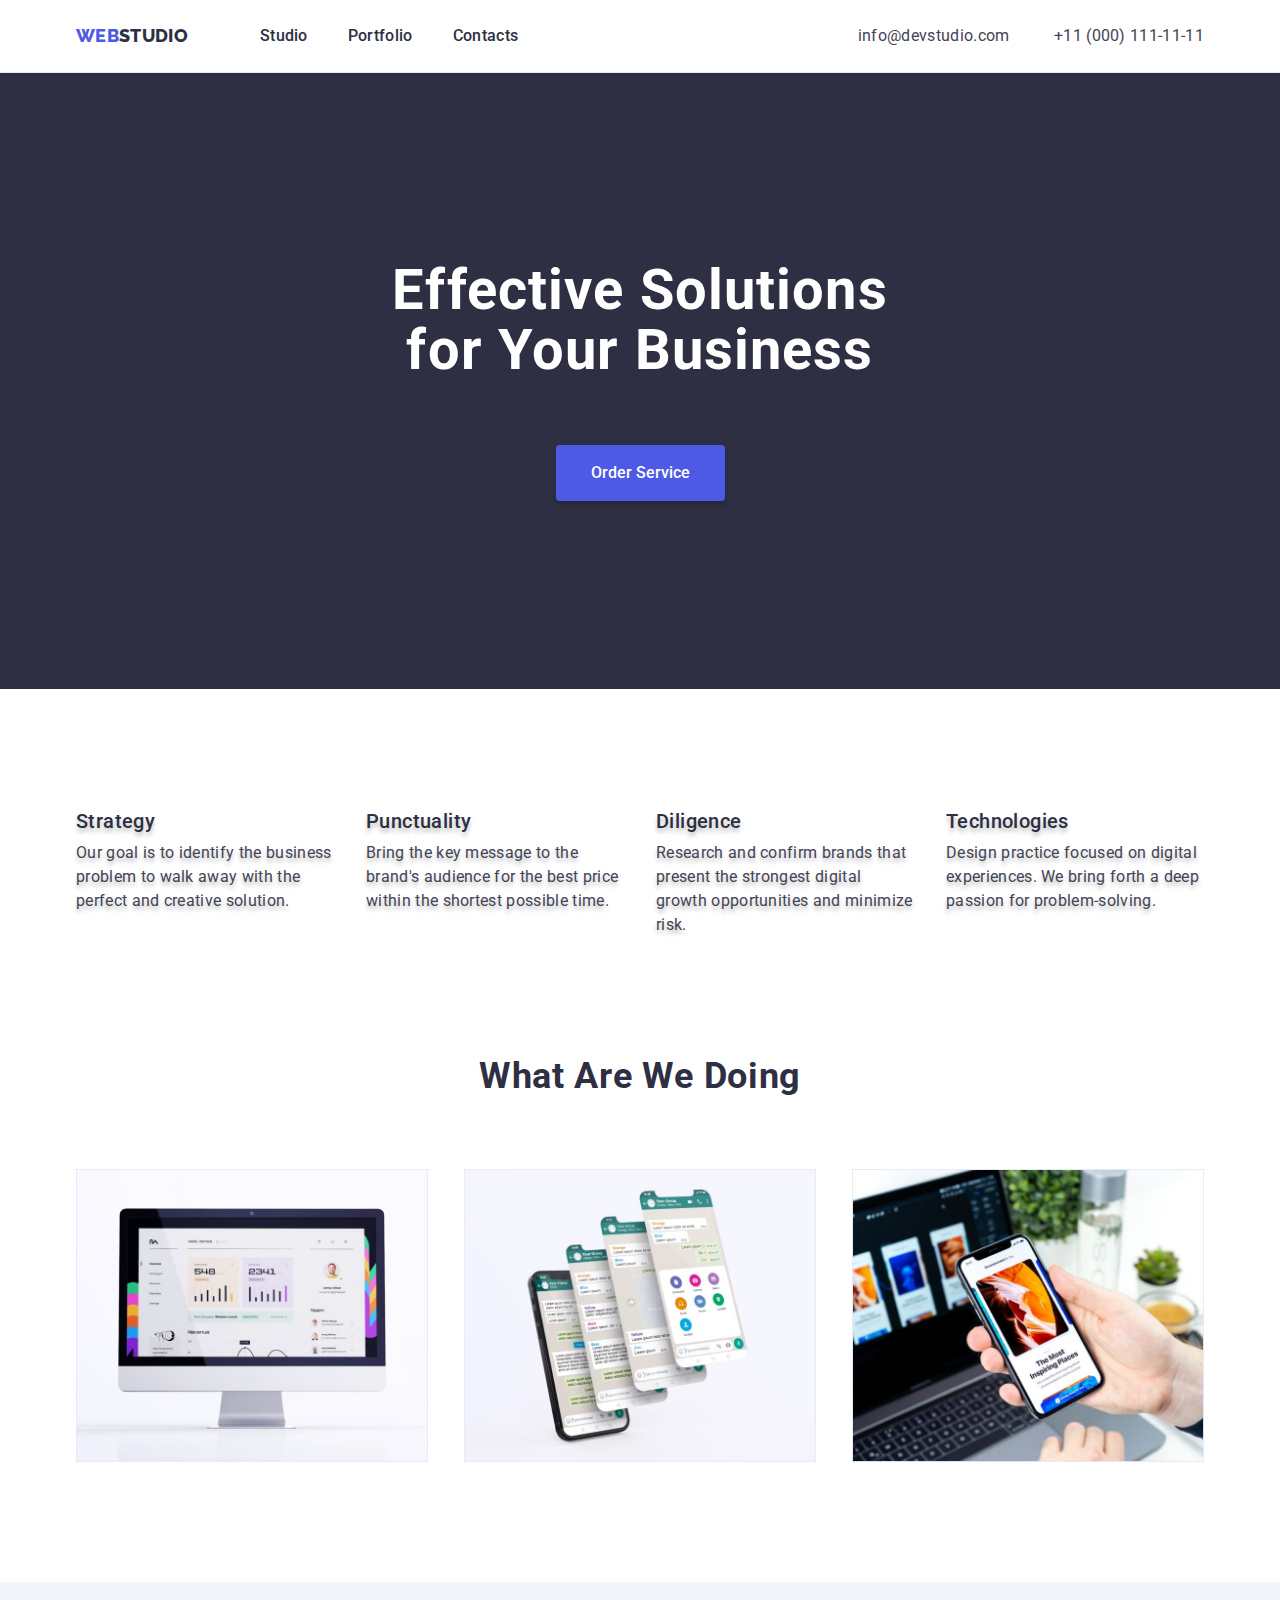
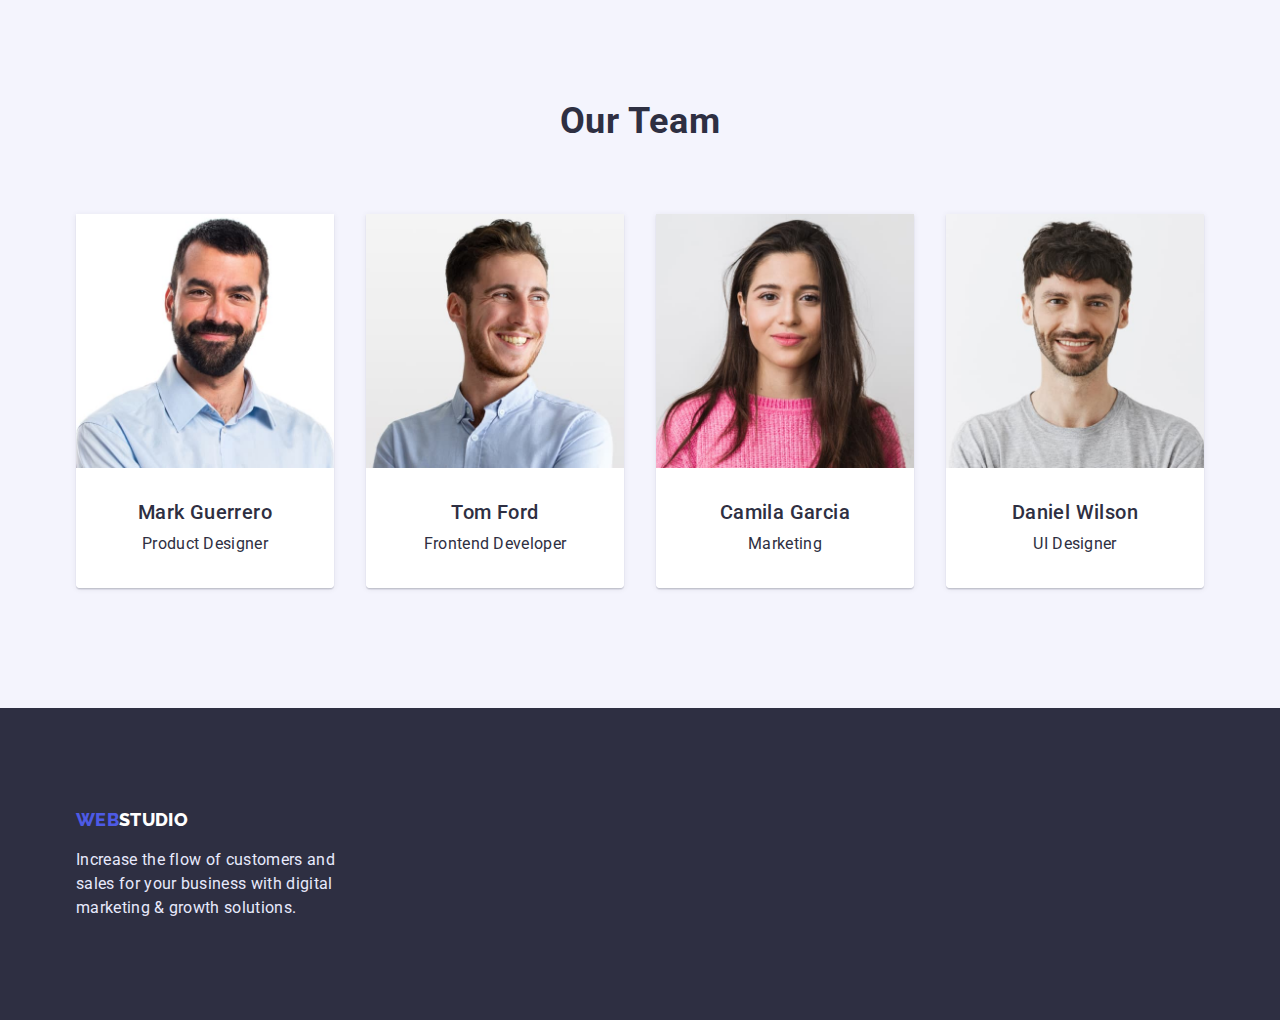
<file: index.html>
<!DOCTYPE html>
<html lang="en">
  <head>
    <meta charset="UTF-8" />
    <meta http-equiv="X-UA-Compatible" content="IE=edge" />
    <meta name="viewport" content="width=device-width, initial-scale=1.0" />
    <title>Web Studio</title>
    <link rel="preconnect" href="https://fonts.googleapis.com" />
    <link rel="preconnect" href="https://fonts.gstatic.com" crossorigin />
    <link
      href="https://fonts.googleapis.com/css2?family=Raleway:ital,wght@0,800;1,800&family=Roboto:ital,wght@0,400;0,500;0,700;0,900;1,400;1,500;1,700;1,900&display=swap"
      rel="stylesheet"
    />
    <link
      rel="stylesheet"
      href="https://cdnjs.cloudflare.com/ajax/libs/modern-normalize/1.0.0/modern-normalize.min.css"
    />
    <link rel="stylesheet" href="./css/styles.css" />
  </head>
  <body>
    <header class="header">
      <div class="container">
        <nav class="nav">
          <a href="./index.html" class="logo"
            ><span class="web">Web</span>Studio</a
          >
          <ul class="main-menu">
            <li class="menu-item">
              <a href="./index.html" class="menu-link">Studio</a>
            </li>
            <li class="menu-item">
              <a href="./portfolio.html" class="menu-link">Portfolio</a>
            </li>
            <li class="menu-item"><a href="" class="menu-link">Contacts</a></li>
          </ul>
        </nav>

        <address>
          <ul class="contacts">
            <li class="cont-item">
              <a href="mailto:info@devstudio.com" class="cont-link"
                >info@devstudio.com</a
              >
            </li>
            <li class="cont-item">
              <a href="tel:+110001111111" class="cont-link"
                >+11 (000) 111-11-11</a
              >
            </li>
          </ul>
        </address>
      </div>
    </header>
    <main>
      <!--Hero section-->
      <section class="hero">
        <h1 class="title1">Effective Solutions for Your Business</h1>
        <button type="button" class="hero-cta">Order Service</button>
      </section>

      <!--Our advantages section-->

      <section class="benefits section">
        <div class="container">
          <h2 class="title2 hidden">Benefits</h2>
          <ul class="benefits-grid">
            <li class="feature">
              <h3 class="title3">Strategy</h3>
              <p class="feature-text">
                Our goal is to identify the business problem to walk away with
                the perfect and creative solution.
              </p>
            </li>
            <li class="feature">
              <h3 class="title3">Punctuality</h3>
              <p class="feature-text">
                Bring the key message to the brand's audience for the best price
                within the shortest possible time.
              </p>
            </li>
            <li class="feature">
              <h3 class="title3">Diligence</h3>
              <p class="feature-text">
                Research and confirm brands that present the strongest digital
                growth opportunities and minimize risk.
              </p>
            </li>
            <li class="feature">
              <h3 class="title3">Technologies</h3>
              <p class="feature-text">
                Design practice focused on digital experiences. We bring forth a
                deep passion for problem-solving.
              </p>
            </li>
          </ul>
        </div>
      </section>

      <!--Our works section-->

      <section class="works section">
        <div class="container">
          <h2 class="title2">What are we doing</h2>
          <ul class="works-grid">
            <li class="work-item">
              <img
                src="./images/feature1.jpg"
                alt="desktop applications"
                width="360"
              />
            </li>
            <li class="work-item">
              <img
                src="./images/feature2.jpg"
                alt="messege applications"
                width="360"
              />
            </li>
            <li class="work-item">
              <img
                src="./images/feature3.jpg"
                alt="mobile applications"
                width="360"
              />
            </li>
          </ul>
        </div>
      </section>
      <!--Our tam section-->
      <section class="team section">
        <div class="container">
          <h2 class="title2">Our Team</h2>
          <ul class="team-grid">
            <li class="team-member">
              <img src="./images/team1.jpg" alt="Mark Guerrero" width="264" />
              <div class="team-name">
                <h3 class="title3">Mark Guerrero</h3>
                <p>Product Designer</p>
              </div>
            </li>
            <li class="team-member">
              <img src="./images/team2.jpg" alt="Tom Ford" width="264" />
              <div class="team-name">
                <h3 class="title3">Tom Ford</h3>
                <p>Frontend Developer</p>
              </div>
            </li>
            <li class="team-member">
              <img src="./images/team3.jpg" alt="Camila Garcia" width="264" />
              <div class="team-name">
                <h3 class="title3">Camila Garcia</h3>
                <p>Marketing</p>
              </div>
            </li>
            <li class="team-member">
              <img src="./images/team4.jpg" alt="Daniel Wilson" width="264" />
              <div class="team-name">
                <h3 class="title3">Daniel Wilson</h3>
                <p>UI Designer</p>
              </div>
            </li>
          </ul>
        </div>
      </section>
    </main>
    <footer class="footer">
      <div class="container">
        <a href="./index.html" class="logo"
          ><span class="web">Web</span>Studio</a
        >
        <p class="footer-text">
          Increase the flow of customers and sales for your business with
          digital marketing & growth solutions.
        </p>
      </div>
    </footer>
  </body>
</html>
</file>
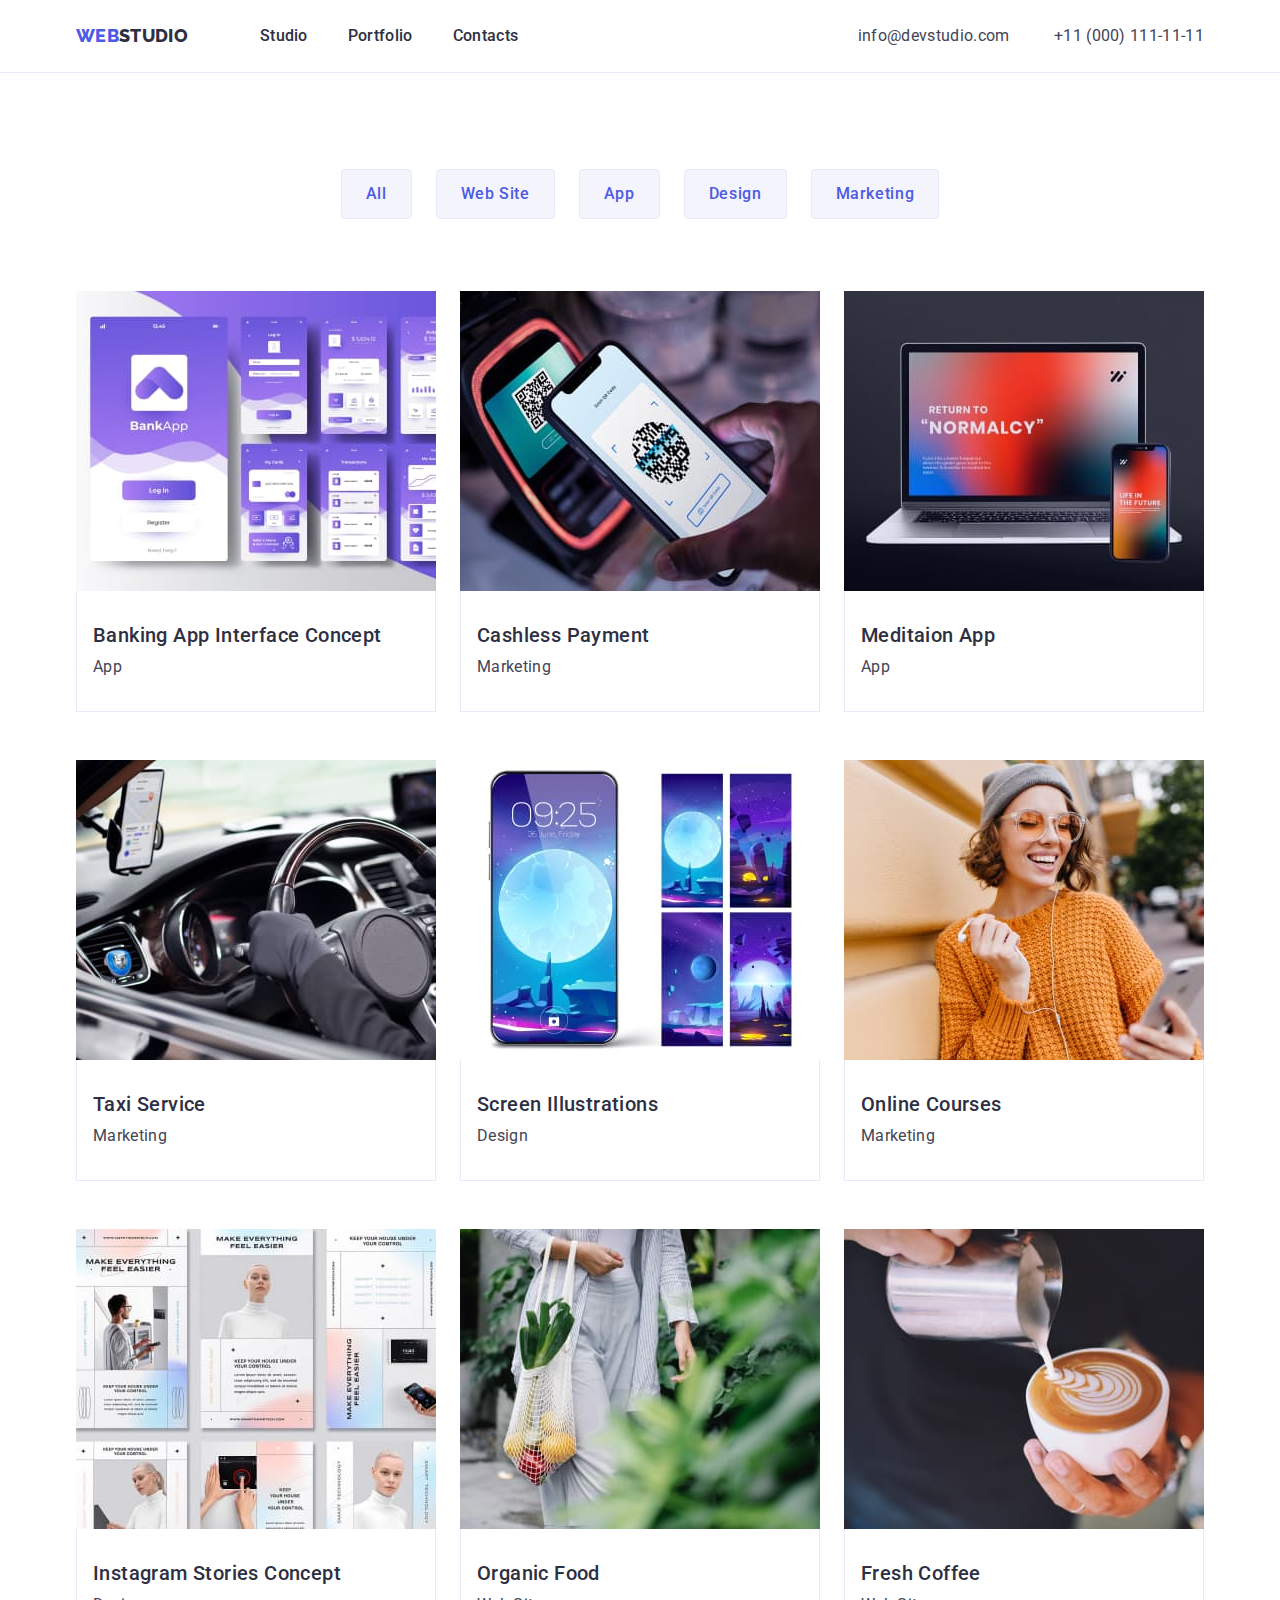
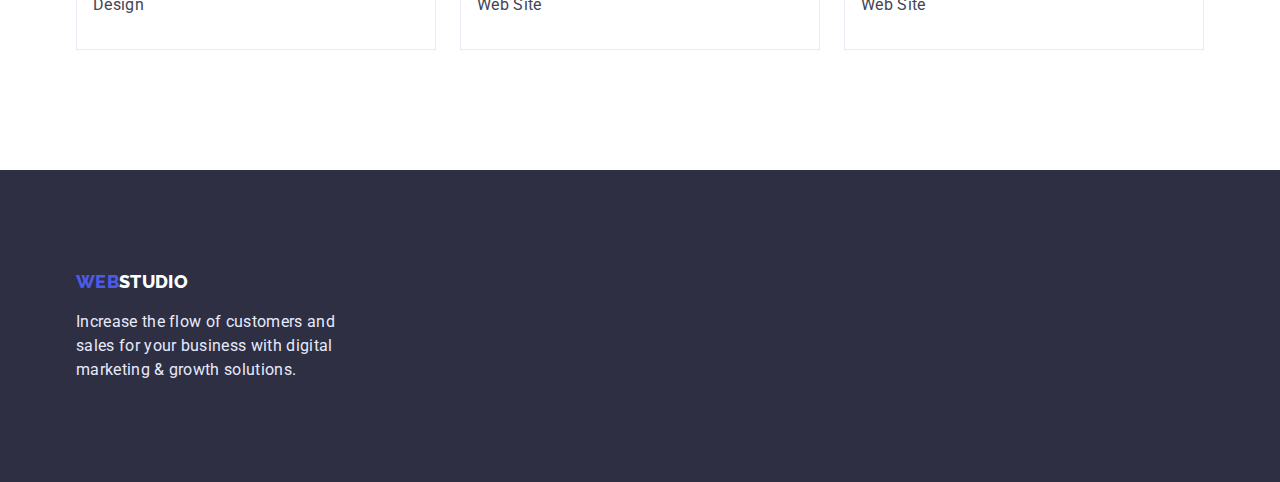
<file: portfolio.html>
<!DOCTYPE html>
<html lang="en">
  <head>
    <meta charset="UTF-8" />
    <meta http-equiv="X-UA-Compatible" content="IE=edge" />
    <meta name="viewport" content="width=device-width, initial-scale=1.0" />
    <title>Web Studio</title>
    <link rel="preconnect" href="https://fonts.googleapis.com" />
    <link rel="preconnect" href="https://fonts.gstatic.com" crossorigin />
    <link
      href="https://fonts.googleapis.com/css2?family=Raleway:ital,wght@0,800;1,800&family=Roboto:ital,wght@0,400;0,500;0,700;0,900;1,400;1,500;1,700;1,900&display=swap"
      rel="stylesheet"
    />
    <link
      rel="stylesheet"
      href="https://cdnjs.cloudflare.com/ajax/libs/modern-normalize/1.0.0/modern-normalize.min.css"
    />
    <link rel="stylesheet" href="./css/styles.css" />
  </head>
  <body>
    <header class="header">
      <div class="container">
        <nav class="nav">
          <a href="./index.html" class="logo"
            ><span class="web">Web</span>Studio</a
          >
          <ul class="main-menu">
            <li class="menu-item">
              <a href="./index.html" class="menu-link">Studio</a>
            </li>
            <li class="menu-item">
              <a href="./portfolio.html" class="menu-link">Portfolio</a>
            </li>
            <li class="menu-item"><a href="" class="menu-link">Contacts</a></li>
          </ul>
        </nav>

        <address>
          <ul class="contacts">
            <li class="cont-item">
              <a href="mailto:info@devstudio.com" class="cont-link"
                >info@devstudio.com</a
              >
            </li>
            <li class="cont-item">
              <a href="tel:+110001111111" class="cont-link"
                >+11 (000) 111-11-11</a
              >
            </li>
          </ul>
        </address>
      </div>
    </header>
    <main>
      <section class="container section-portfolio">
        <h1 class="title1 hidden">Portfolio</h1>
        <!--Navigation tabs-->
        <ul class="projects-nav">
          <li class="project-tab">
            <button type="button" class="project-type">All</button>
          </li>
          <li class="project-tab">
            <button type="button" class="project-type">Web Site</button>
          </li>
          <li class="project-tab">
            <button type="button" class="project-type">App</button>
          </li>
          <li class="project-tab">
            <button type="button" class="project-type">Design</button>
          </li>
          <li class="project-tab">
            <button type="button" class="project-type">Marketing</button>
          </li>
        </ul>
        <!--Projects grid-->
        <ul class="projects">
          <li class="project-item">
            <article class="card">
              <div class="card-img">
                <img
                  src="./images/project1.jpg"
                  alt="Banking App Interface Concept"
                  width="360"
                />
              </div>
              <div class="card-content">
                <h3 class="card-title">Banking App Interface Concept</h3>
                <p class="project-item-type">App</p>
              </div>
            </article>
          </li>

          <li class="project-item">
            <article class="card">
              <div class="card-img">
                <img
                  src="./images/project2.jpg"
                  alt="Cashless Payment"
                  width="360"
                />
              </div>
              <div class="card-content">
                <h3 class="card-title">Cashless Payment</h3>
                <p class="project-item-type">Marketing</p>
              </div>
            </article>
          </li>

          <li class="project-item">
            <article class="card">
              <div class="card-img">
                <img
                  src="./images/project3.jpg"
                  alt="Meditaion App"
                  width="360"
                />
              </div>
              <div class="card-content">
                <h3 class="card-title">Meditaion App</h3>
                <p class="project-item-type">App</p>
              </div>
            </article>
          </li>

          <li class="project-item">
            <article class="card">
              <div class="card-img">
                <img
                  src="./images/project4.jpg"
                  alt="Taxi Service"
                  width="360"
                />
              </div>
              <div class="card-content">
                <h3 class="card-title">Taxi Service</h3>
                <p class="project-item-type">Marketing</p>
              </div>
            </article>
          </li>

          <li class="project-item">
            <article class="card">
              <div class="card-img">
                <img
                  src="./images/project5.jpg"
                  alt="Screen Illustrations"
                  width="360"
                />
              </div>
              <div class="card-content">
                <h3 class="card-title">Screen Illustrations</h3>
                <p class="project-item-type">Design</p>
              </div>
            </article>
          </li>

          <li class="project-item">
            <article class="card">
              <div class="card-img">
                <img
                  src="./images/project6.jpg"
                  alt="Online Courses"
                  width="360"
                />
              </div>
              <div class="card-content">
                <h3 class="card-title">Online Courses</h3>
                <p class="project-item-type">Marketing</p>
              </div>
            </article>
          </li>

          <li class="project-item">
            <article class="card">
              <div class="card-img">
                <img
                  src="./images/project7.jpg"
                  alt="Instagram Stories Concept"
                  width="360"
                />
              </div>
              <div class="card-content">
                <h3 class="card-title">Instagram Stories Concept</h3>
                <p class="project-item-type">Design</p>
              </div>
            </article>
          </li>

          <li class="project-item">
            <article class="card">
              <div class="card-img">
                <img
                  src="./images/project8.jpg"
                  alt="Organic Food"
                  width="360"
                />
              </div>
              <div class="card-content">
                <h3 class="card-title">Organic Food</h3>
                <p class="project-item-type">Web Site</p>
              </div>
            </article>
          </li>

          <li class="project-item">
            <article class="card">
              <div class="card-img">
                <img
                  src="./images/project9.jpg"
                  alt="Fresh Coffee"
                  width="360"
                />
              </div>
              <div class="card-content">
                <h3 class="card-title">Fresh Coffee</h3>
                <p class="project-item-type">Web Site</p>
              </div>
            </article>
          </li>
        </ul>
      </section>

      <!--Our works section-->
    </main>
    <footer class="footer">
      <div class="container">
        <a href="./index.html" class="logo"
          ><span class="web">Web</span>Studio</a
        >
        <p class="footer-text">
          Increase the flow of customers and sales for your business with
          digital marketing & growth solutions.
        </p>
      </div>
    </footer>
  </body>
</html>
</file>
<file: css/styles.css>
:root {
  --hero-bg: #2e2f42;
  --primary: #4d5ae5;
  --accent: #e7e9fc;
  --light: #f4f4fd;
  --pressed: #404bbf;
  --text: #434455;
  --horizontal-gap: 24px;
  --vertical-gap: 48px;
  --large-v-gap: 120px;
}

body {
  font-family: "Roboto", sans-serif;
  font-size: 16px;
  line-height: 1.5;
  letter-spacing: 0.02em;
  margin: auto;
  padding: 0;
  border: 0;
  color: var(--hero-bg);
}

h1,
h2,
h3,
h4,
h5,
h6,
p {
  margin-top: 0;
  margin-bottom: 0;
}

ul {
  padding: 0;
  margin: 0;
}

img {
  display: block;
  width: 100%;
  height: auto;
}

.container {
  width: 1158px;
  margin: 0 auto;
  padding: 0 15px;
}

.logo {
  font-family: "Raleway", sans-serif;
  text-transform: uppercase;
  text-decoration: none;
  font-weight: 800;
  font-size: 18px;
  line-height: 1.33;
  color: var(--hero-bg);
}

.web {
  color: var(--primary);
}

.header {
  border-bottom: 1px solid #e7e9fc;
}

.header .container,
.nav {
  display: flex;
  align-items: center;
  justify-content: space-between;
}

.nav > .nav-link {
  color: var(--hero-bg);
}

.title1 {
  font-weight: 700;
  font-size: 56px;
  line-height: 1.07;
  letter-spacing: 0.02em;
}

.title2 {
  font-weight: 700;
  font-size: 36px;
  line-height: 1.11;
  letter-spacing: 0.02em;
  text-transform: capitalize;
}

.title3,
.card-title {
  font-weight: 500;
  font-size: 20px;
  line-height: 1.2;
  letter-spacing: 0.02em;
}

.main-menu {
  display: flex;
  list-style: none;
  margin-left: 72px;
  padding: 24px 0;
}

.menu-item {
  font-weight: 500;
  font-size: 16px;
  line-height: 1.5;
  letter-spacing: 0.02em;
  margin-right: 40px;
}

.menu-item:last-child {
  margin-right: 0;
}

.menu-link {
  text-decoration: none;
  color: var(--hero-bg);
}

.menu-link:hover,
.menu-link:focus {
  color: var(--pressed);
}

.cont-item {
  display: inline-flex;
  font-size: 16px;
  line-height: 1.5;
  letter-spacing: 0.02em;
  color: var(--text);
  text-decoration: none;
  margin-left: 40px;
}

.cont-item:first-child {
  margin-left: 0;
}

.cont-link {
  text-decoration: none;
  color: var(--text);
  font-style: normal;
}

.cont-link:hover,
.cont-link:focus {
  color: var(--pressed);
}

.hero {
  display: block;
  width: 100%;
  background-color: var(--hero-bg);
  padding: 188px 0;
}

.hero > .title1 {
  color: white;
  text-align: center;
  width: 496px;
  margin: auto;
}

.hero-cta {
  padding: 16px 32px;
  background-color: var(--primary);
  box-shadow: 0px 4px 4px rgba(0, 0, 0, 0.15);
  border-radius: 4px;
  border: 0;
  color: #fff;
  font-family: "Roboto", sans-serif;
  font-weight: 500;
  font-size: 16px;
  line-height: 1.5;
  display: block;
  margin: 64px auto 0;
  cursor: pointer;
  min-width: 169px;
}

.hero-cta:hover,
.hero-cta:focus {
  background-color: var(--pressed);
}

.section {
  padding-top: var(--large-v-gap);
  padding-bottom: var(--large-v-gap);
}

.section-portfolio {
  padding-top: 96px;
  padding-bottom: var(--large-v-gap);
}

.benefits {
  padding-bottom: 0;
}

.works {
  padding-bottom: var(--large-v-gap);
}

.works .title2 {
  text-align: center;
}

.benefits-grid,
.works-grid,
.team-grid {
  display: flex;
  list-style: none;
  justify-content: space-between;
  margin: 0;
  padding: 0;
}

.works-grid,
.team-grid {
  margin-top: 72px;
}

.team-member {
  flex-basis: calc(100% / 4 - var(--horizontal-gap));
  box-shadow: 0px 1px 6px rgba(46, 47, 66, 0.08),
    0px 1px 1px rgba(46, 47, 66, 0.16), 0px 2px 1px rgba(46, 47, 66, 0.08);
  border-radius: 0px 0px 4px 4px;
  overflow: hidden;
}

.work-item {
  flex-basis: calc(100% / 3 - var(--horizontal-gap));
}

.team-name {
  padding: 32px 16px;
  background-color: #fff;
  text-align: center;
}

.team-name p {
  margin-top: 8px;
}

.feature {
  flex-basis: calc((100% / 4 - var(--horizontal-gap)));
  display: inline-block;
}

.feature .title3 {
  text-shadow: 0px 4px 4px rgba(0, 0, 0, 0.25);
}

.feature-text {
  text-shadow: 0px 4px 4px rgba(0, 0, 0, 0.25);
}

.projects {
  padding: 0;
  list-style: none;
  display: flex;
  flex-wrap: wrap;
  /* margin-left: calc(-1 * var(--horizontal-gap));
  margin-top: calc(-1 * var(--vertical-gap)); */
}

.projects > .project-item {
  /* flex-basis: calc((100% / 3 - var(--horizontal-gap))); */
  flex-basis: calc((100% - 2 * var(--horizontal-gap)) / 3);
  list-style: none;
  margin-left: var(--horizontal-gap);
  margin-top: var(--vertical-gap);
}

.projects > .project-item:nth-child(3n + 1) {
  margin-left: 0;
}

.projects > .project-item:nth-child(-n + 3) {
  margin-top: 0;
}

.projects-nav {
  display: flex;
  justify-content: center;
  /* padding-top: 96px; */
  margin-bottom: 72px;
}

.project-type {
  cursor: pointer;
  background-color: var(--light);
  padding: 12px 24px;
  border: 1px solid var(--accent);
  border-radius: 4px;
  color: var(--primary);
  font-weight: 500;
  font-size: 16px;
  line-height: 1.5;
  display: flex;
  letter-spacing: 0.04em;
  font-style: normal;
  font-family: "Roboto", sans-serif;
}

.project-tab {
  list-style: none;
  margin-right: 24px;
}

.project-tab:last-child {
  margin-right: 0;
}

.project-type:hover,
.project-type:focus {
  background: var(--primary);
  box-shadow: 0px 3px 1px rgba(0, 0, 0, 0.1), 0px 2px 1px rgba(0, 0, 0, 0.08),
    0px 2px 2px rgba(0, 0, 0, 0.12);
  color: #fff;
  border: 1px solid var(--primary);
  font-weight: 500;
  font-style: normal;
}

.card-content {
  padding: 32px 16px;
  border-left: 1px solid #e7e9fc;
  border-right: 1px solid #e7e9fc;
  border-bottom: 1px solid #e7e9fc;
}

.project-item-type {
  margin-top: 8px;
}

.team {
  background-color: var(--light);
}

.team .title2 {
  text-align: center;
}

.footer {
  background-color: var(--hero-bg);
  font-size: 16px;
  line-height: 1.5;
  letter-spacing: 0.02em;
  color: var(--accent);
  min-height: 310px;
  padding: 100px 0;
}

.footer .logo {
  display: inline-block;
  color: #fff;
  margin-bottom: 16px;
}

.footer-text {
  width: 264px;
}

.feature-text,
.project-item-type {
  font-size: 16px;
  line-height: 1.5;
  letter-spacing: 0.02em;
  color: var(--text);
}

.feature-text {
  margin-top: 8px;
}

.hidden {
  display: none;
}
</file>
